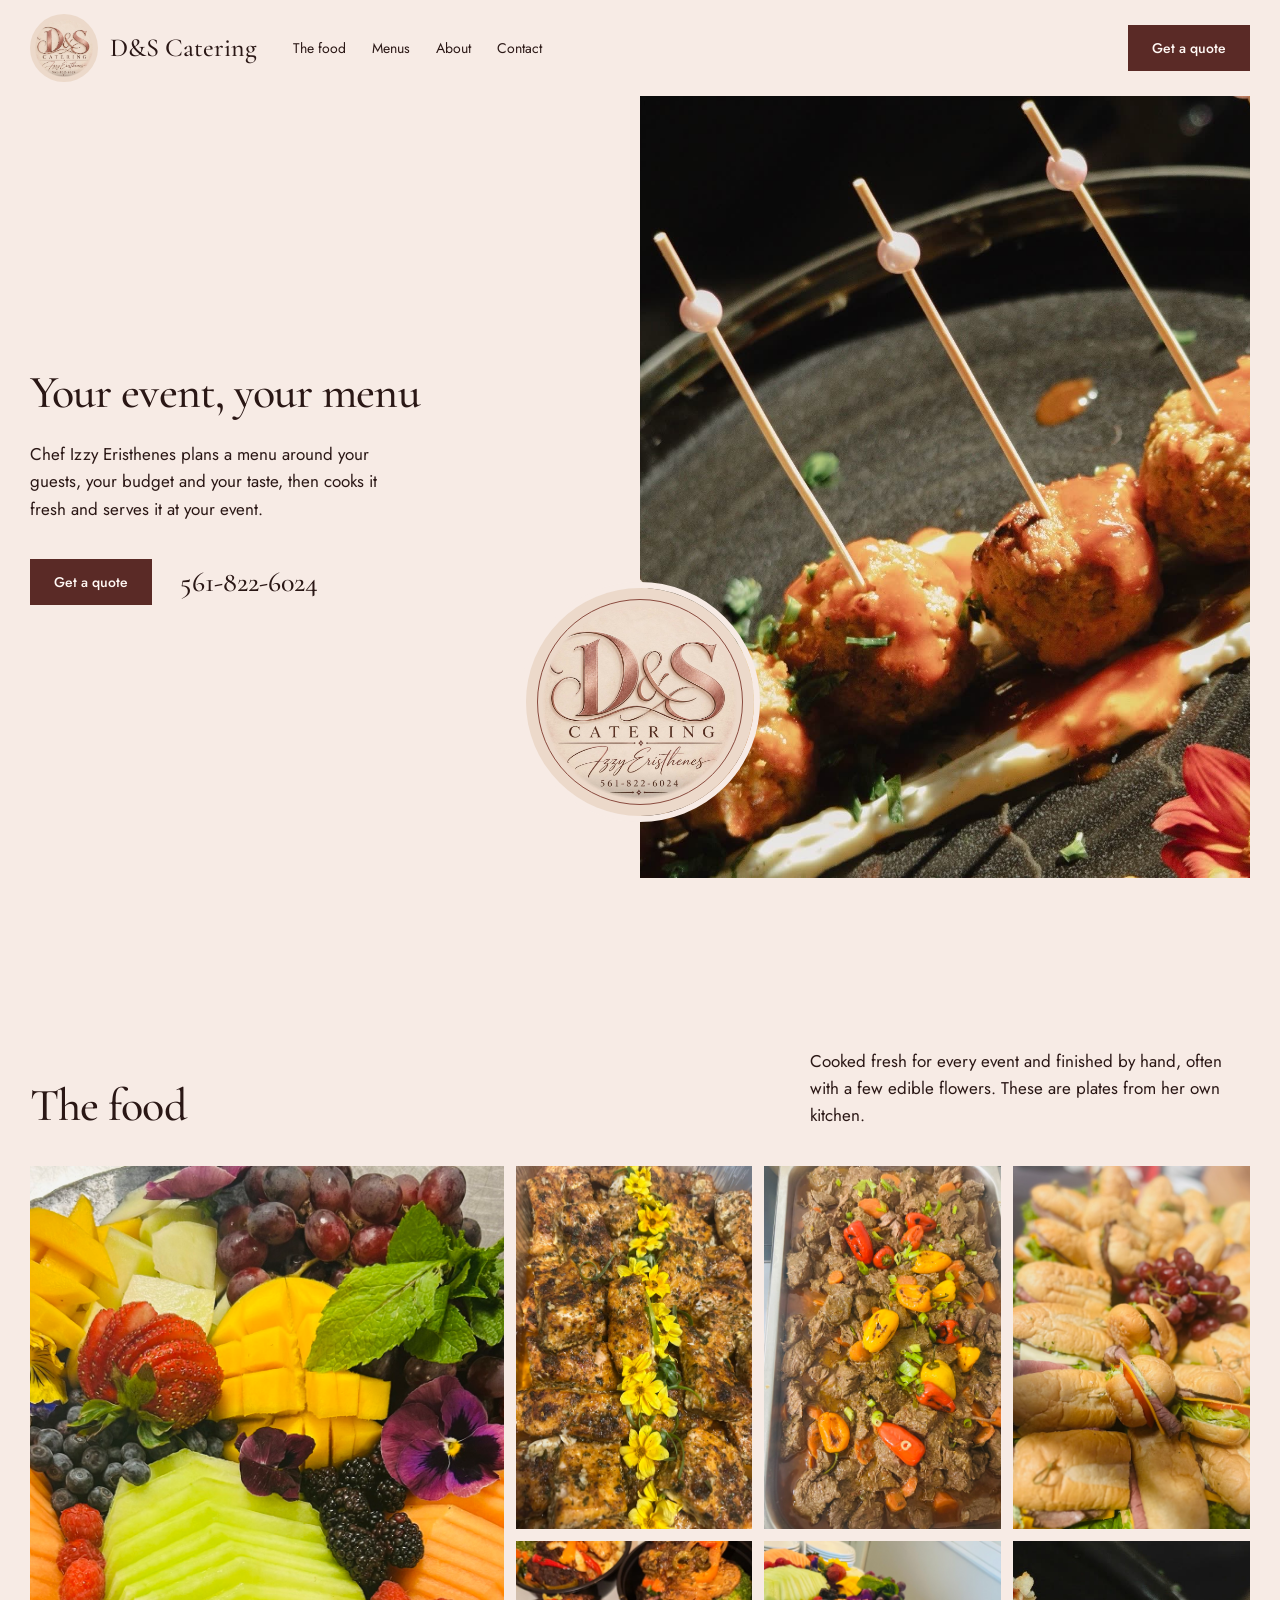
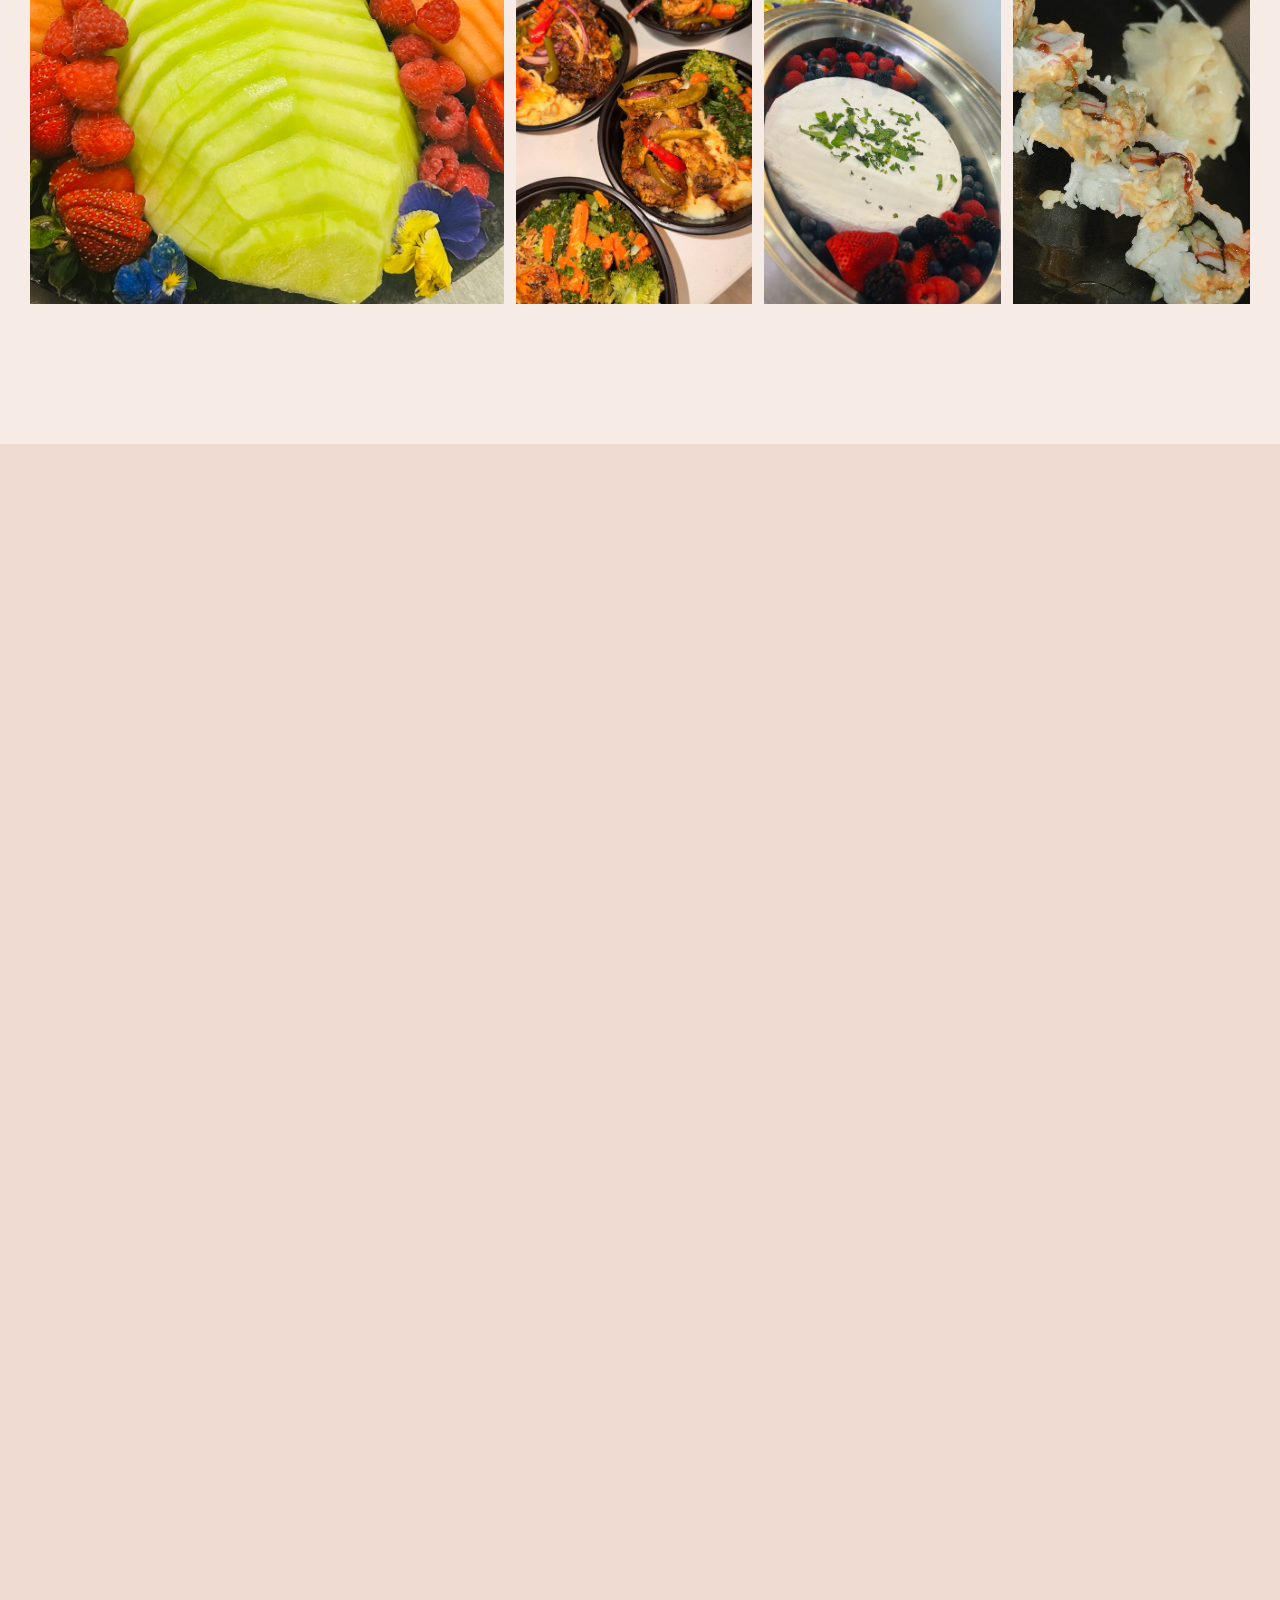
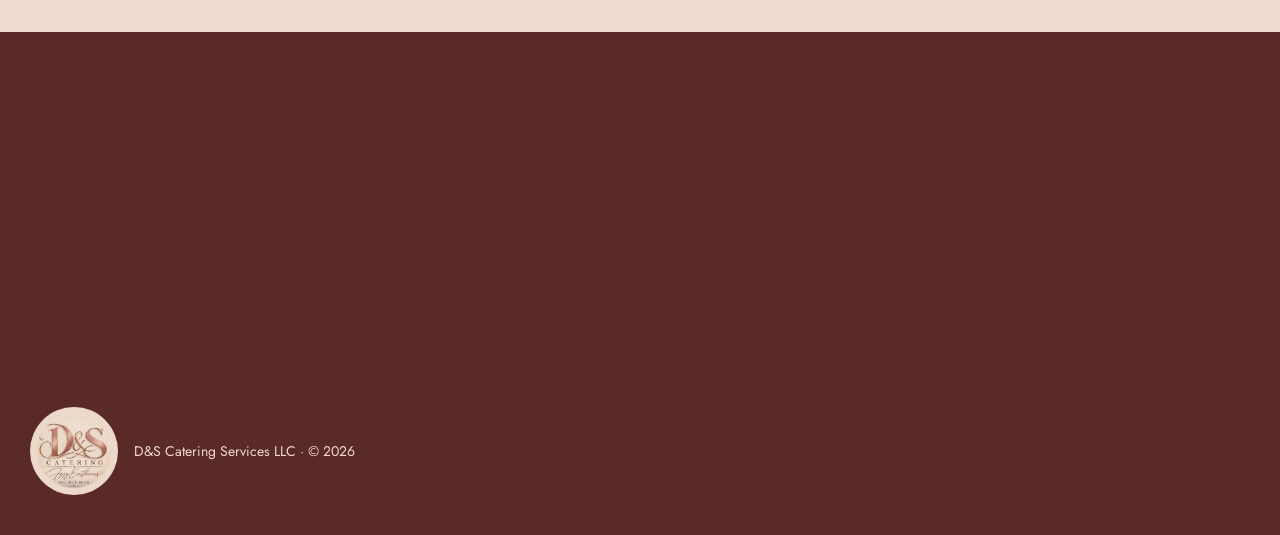
<file: index.html>
<!doctype html>
<html lang="en">
<head>
<meta charset="utf-8">
<meta name="viewport" content="width=device-width, initial-scale=1">
<meta name="robots" content="noindex, nofollow">
<title>D&amp;S Catering | Chef Izzy Eristhenes</title>
<meta name="description" content="D&amp;S Catering by Chef Izzy Eristhenes: custom menus for weddings, parties and office lunches. Call 561-822-6024.">
<meta property="og:title" content="D&amp;S Catering">
<meta property="og:description" content="Custom catering menus by Chef Izzy Eristhenes.">
<meta property="og:image" content="img/hero-meatballs.jpg">
<link rel="icon" href="img/logo.jpg?v=2">
<link rel="preconnect" href="https://fonts.googleapis.com">
<link rel="preconnect" href="https://fonts.gstatic.com" crossorigin>
<link href="https://fonts.googleapis.com/css2?family=Cormorant+Garamond:wght@500&family=Jost:wght@400;500&display=swap" rel="stylesheet">
<link rel="stylesheet" href="site.css">
<script>document.documentElement.classList.add('js')</script>
</head>
<body>

<header class="nav">
  <div class="left">
    <a class="brand" href="index.html" aria-label="D&amp;S Catering home"><img src="img/logo.jpg?v=2" width="900" height="900" alt="D&amp;S Catering logo"><span>D&amp;S Catering</span></a>
    <nav class="links" aria-label="Main">
      <a class="wide" href="#food">The food</a>
      <a href="#menus">Menus</a>
      <a href="about.html">About</a>
      <a class="wide" href="#contact">Contact</a>
    </nav>
  </div>
  <a class="btn" href="#contact">Get a quote</a>
</header>

<main id="top">
  <section class="hero" aria-label="Introduction">
    <div class="hero-copy">
      <h1 class="rise">Your event, your menu</h1>
      <p class="rise">Chef Izzy Eristhenes plans a menu around your guests, your budget and your taste, then cooks it fresh and serves it at your event.</p>
      <div class="ctas rise">
        <a class="btn" href="#contact">Get a quote</a>
        <a class="tel" href="tel:+15618226024">561-822-6024</a>
      </div>
    </div>
    <div class="shot">
      <div class="frames" id="crossfade">
        <img class="on" src="img/hero-meatballs.jpg" width="1066" height="1332" alt="Honey sriracha meatball skewers on a dark platter with edible flowers" fetchpriority="high">
        <img src="img/hero-shrimp.jpg" width="966" height="1207" alt="Creamy shrimp pasta topped with pink carnations" loading="lazy">
        <img src="img/hero-mac.jpg" width="1032" height="1290" alt="Baked mac and cheese crowned with orange flowers" loading="lazy">
      </div>
      <img class="seal" src="img/logo.jpg?v=2" width="900" height="900" alt="D&amp;S Catering, Izzy Eristhenes, 561-822-6024">
    </div>
  </section>

  <section class="food" id="food" aria-labelledby="food-h">
    <div class="top">
      <h2 id="food-h" class="rise">The food</h2>
      <p class="rise">Cooked fresh for every event and finished by hand, often with a few edible flowers. These are plates from her own kitchen.</p>
    </div>
    <div class="mosaic">
      <div class="big rise"><img src="img/fruit-platter.jpg" width="1312" height="1600" alt="Fruit platter with melon, berries, mango and edible pansies" loading="lazy"></div>
      <div class="rise"><img src="img/salmon-yellow.jpg" width="1200" height="1600" alt="Blackened salmon fillets lined with yellow flowers" loading="lazy"></div>
      <div class="rise"><img src="img/beef-peppers.jpg" width="1200" height="1600" alt="Beef tips with roasted sweet peppers" loading="lazy"></div>
      <div class="rise"><img src="img/sandwiches.jpg" width="1200" height="1600" alt="Sandwich platter with grapes" loading="lazy"></div>
      <div class="rise"><img src="img/bowls-close.jpg" width="1200" height="1600" alt="Bowls of chicken with peppers, greens and carrots" loading="lazy"></div>
      <div class="rise"><img src="img/dip-berries.jpg" width="1200" height="1600" alt="Herb dip in a silver dish ringed with fresh berries" loading="lazy"></div>
      <div class="rise"><img src="img/sushi.jpg" width="824" height="658" alt="Sushi roll with spicy mayo and pickled ginger" loading="lazy"></div>
    </div>
  </section>

  <section class="menus" id="menus" aria-labelledby="menus-h">
    <div class="top">
      <h2 id="menus-h" class="rise">Any menu, built around you</h2>
      <p class="rise">Tell Izzy how many guests, what you want to spend and any allergies or diets, and she writes a menu that fits. These three are a starting point: order one as written, swap a dish, or ask for something that isn&rsquo;t on any of them.</p>
    </div>
    <div class="cards">
      <a class="card rise" data-ui href="img/menu-packages.jpg" target="_blank" rel="noopener">
        <span class="sheet"><img src="img/menu-packages.jpg" width="1158" height="1500" alt="D&amp;S signature catering menu: sandwich and pasta package, Caribbean-inspired chicken buffet, blackened chicken bowl buffet" loading="lazy"></span>
        <span class="name">Catering packages</span>
        <span class="price">$20 to $28 per person</span>
      </a>
      <a class="card rise" data-ui href="img/menu-bowls.jpg" target="_blank" rel="noopener">
        <span class="sheet"><img src="img/menu-bowls.jpg" width="994" height="1500" alt="D&amp;S signature bowls and chef's entrées menu" loading="lazy"></span>
        <span class="name">Signature bowls and entrées</span>
        <span class="price">$12 to $16 each</span>
      </a>
      <a class="card rise" data-ui href="img/menu-boxes.jpg" target="_blank" rel="noopener">
        <span class="sheet"><img src="img/menu-boxes.jpg" width="1171" height="1500" alt="D&amp;S special menu: breakfast and lunch or dinner boxes" loading="lazy"></span>
        <span class="name">Breakfast, lunch and dinner</span>
        <span class="price">$11 and $15 each</span>
      </a>
    </div>
    <p class="ask rise">Want something you don&rsquo;t see here? Just ask. Izzy will build it into your menu.</p>
    <a class="btn rise" href="#contact">Get a quote</a>
  </section>

  <section class="contact" id="contact" aria-labelledby="contact-h">
    <div class="row">
      <div>
        <h2 id="contact-h" class="rise">Tell Izzy about your event</h2>
        <p class="rise">Send the date, how many guests and what you&rsquo;re craving. Izzy will get back to you with a menu and a price.</p>
      </div>
      <div class="side rise">
        <a class="tel" href="tel:+15618226024">561-822-6024</a>
        <a class="mail link" href="mailto:dscatering09@gmail.com">dscatering09@gmail.com</a>
        <div class="ctas">
          <a class="btn" href="sms:+15618226024">Text Izzy</a>
          <a class="btn" href="mailto:dscatering09@gmail.com?subject=Catering%20quote&amp;body=Hi%20Izzy%2C%0A%0AEvent%20date%3A%20%0AGuests%3A%20%0AWhat%20we%20have%20in%20mind%3A%20">Email Izzy</a>
        </div>
      </div>
    </div>
    <footer class="foot"><img src="img/logo.jpg?v=2" width="900" height="900" alt="D&amp;S Catering logo" loading="lazy"><span>D&amp;S Catering Services LLC &middot; &copy; 2026</span></footer>
  </section>
</main>

<script src="site.js"></script>
</body>
</html>
</file>
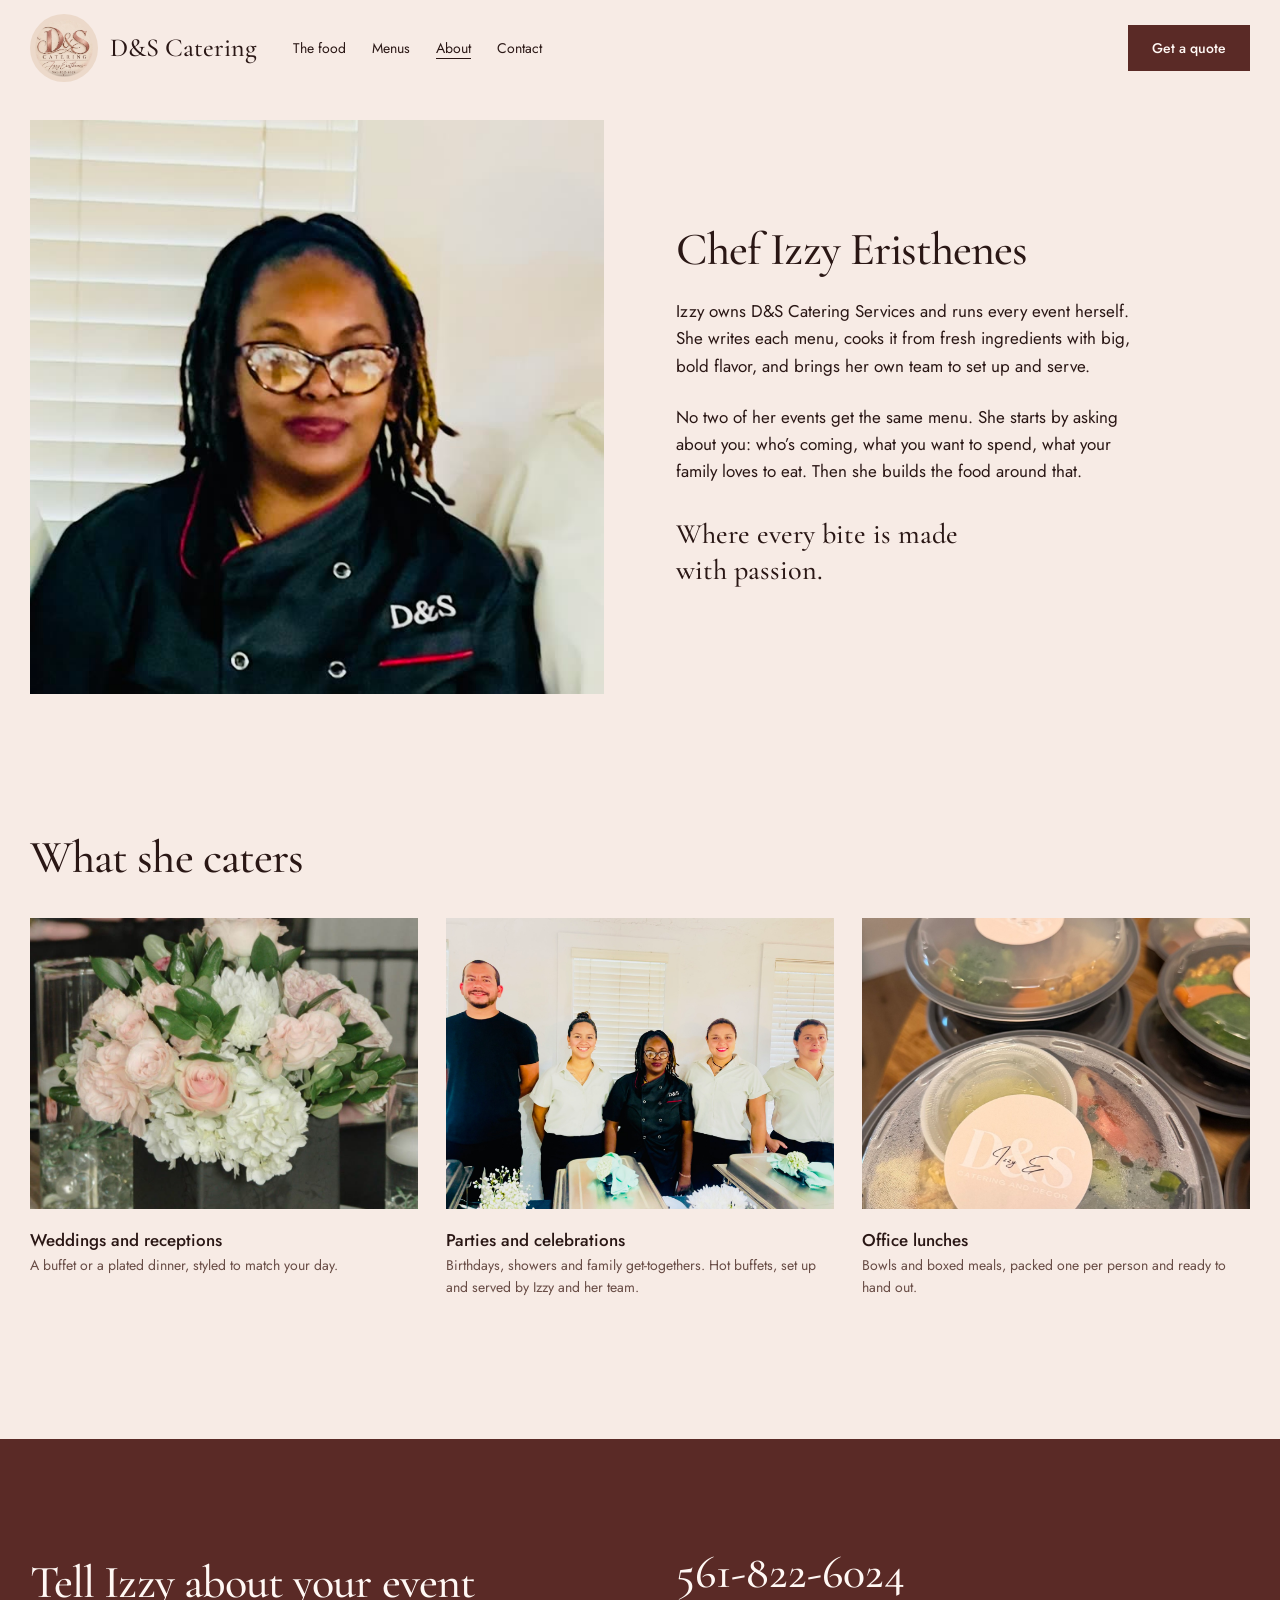
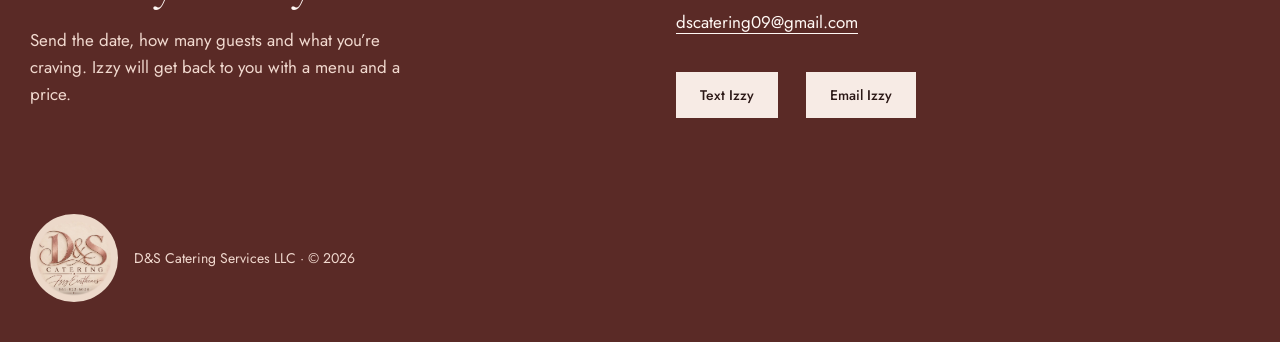
<file: about.html>
<!doctype html>
<html lang="en">
<head>
<meta charset="utf-8">
<meta name="viewport" content="width=device-width, initial-scale=1">
<meta name="robots" content="noindex, nofollow">
<title>About Chef Izzy | D&amp;S Catering</title>
<meta name="description" content="Chef Izzy Eristhenes owns and runs D&amp;S Catering Services: weddings, parties and office lunches, each with its own menu.">
<meta property="og:title" content="About Chef Izzy | D&amp;S Catering">
<meta property="og:description" content="Chef Izzy Eristhenes owns and runs D&amp;S Catering Services.">
<meta property="og:image" content="img/team.jpg">
<link rel="icon" href="img/logo.jpg?v=2">
<link rel="preconnect" href="https://fonts.googleapis.com">
<link rel="preconnect" href="https://fonts.gstatic.com" crossorigin>
<link href="https://fonts.googleapis.com/css2?family=Cormorant+Garamond:wght@500&family=Jost:wght@400;500&display=swap" rel="stylesheet">
<link rel="stylesheet" href="site.css">
<script>document.documentElement.classList.add('js')</script>
</head>
<body>

<header class="nav">
  <div class="left">
    <a class="brand" href="index.html" aria-label="D&amp;S Catering home"><img src="img/logo.jpg?v=2" width="900" height="900" alt="D&amp;S Catering logo"><span>D&amp;S Catering</span></a>
    <nav class="links" aria-label="Main">
      <a class="wide" href="index.html#food">The food</a>
      <a href="index.html#menus">Menus</a>
      <a href="about.html" aria-current="page">About</a>
      <a class="wide" href="#contact">Contact</a>
    </nav>
  </div>
  <a class="btn" href="#contact">Get a quote</a>
</header>

<main id="top">
  <section class="who" aria-labelledby="who-h">
    <img class="portrait rise" src="img/izzy.jpg" width="700" height="700" alt="Chef Izzy Eristhenes in her black D&amp;S chef coat">
    <div class="copy">
      <h1 id="who-h" class="rise">Chef Izzy Eristhenes</h1>
      <p class="rise">Izzy owns D&amp;S Catering Services and runs every event herself. She writes each menu, cooks it from fresh ingredients with big, bold flavor, and brings her own team to set up and serve.</p>
      <p class="rise">No two of her events get the same menu. She starts by asking about you: who&rsquo;s coming, what you want to spend, what your family loves to eat. Then she builds the food around that.</p>
      <p class="motto rise">Where every bite is made with passion.</p>
    </div>
  </section>

  <section class="caters" aria-labelledby="caters-h">
    <h2 id="caters-h" class="rise">What she caters</h2>
    <div class="kinds">
      <figure class="rise">
        <img src="img/centerpiece.jpg" width="948" height="1264" alt="Pink and white flower centerpiece on a reception table" loading="lazy">
        <figcaption><span class="name">Weddings and receptions</span><span class="line">A buffet or a plated dinner, styled to match your day.</span></figcaption>
      </figure>
      <figure class="rise">
        <img src="img/team.jpg" width="1600" height="1130" alt="Chef Izzy with four servers at a buffet" loading="lazy">
        <figcaption><span class="name">Parties and celebrations</span><span class="line">Birthdays, showers and family get-togethers. Hot buffets, set up and served by Izzy and her team.</span></figcaption>
      </figure>
      <figure class="rise">
        <img src="img/meal-boxes.jpg" width="1200" height="1600" alt="Individually packed meal bowls with D&amp;S labels" loading="lazy">
        <figcaption><span class="name">Office lunches</span><span class="line">Bowls and boxed meals, packed one per person and ready to hand out.</span></figcaption>
      </figure>
    </div>
  </section>

  <section class="contact" id="contact" aria-labelledby="contact-h">
    <div class="row">
      <div>
        <h2 id="contact-h" class="rise">Tell Izzy about your event</h2>
        <p class="rise">Send the date, how many guests and what you&rsquo;re craving. Izzy will get back to you with a menu and a price.</p>
      </div>
      <div class="side rise">
        <a class="tel" href="tel:+15618226024">561-822-6024</a>
        <a class="mail link" href="mailto:dscatering09@gmail.com">dscatering09@gmail.com</a>
        <div class="ctas">
          <a class="btn" href="sms:+15618226024">Text Izzy</a>
          <a class="btn" href="mailto:dscatering09@gmail.com?subject=Catering%20quote&amp;body=Hi%20Izzy%2C%0A%0AEvent%20date%3A%20%0AGuests%3A%20%0AWhat%20we%20have%20in%20mind%3A%20">Email Izzy</a>
        </div>
      </div>
    </div>
    <footer class="foot"><img src="img/logo.jpg?v=2" width="900" height="900" alt="D&amp;S Catering logo" loading="lazy"><span>D&amp;S Catering Services LLC &middot; &copy; 2026</span></footer>
  </section>
</main>

<script src="site.js"></script>
</body>
</html>
</file>
<file: site.css>
:root{
  --bg:#f7ebe5;--surface:#efdbd1;--ink:#2a1715;--muted:#684c45;--accent:#5a2a26;--accent-ink:#fff8f4;--rose:#8a4b3f;
  --display:"Cormorant Garamond",Georgia,serif;--text:"Jost",system-ui,sans-serif;
  --s1:14px;--s2:17px;--s3:clamp(24px,2.2vw,32px);--s4:clamp(34px,3.6vw,52px);
  --m:30px;--ease:cubic-bezier(.2,.7,.2,1);
}
*{box-sizing:border-box;margin:0;padding:0}
html{background:var(--bg);scroll-behavior:smooth}
body{background:var(--bg);color:var(--ink);font-family:var(--text);font-size:var(--s2);line-height:1.6;-webkit-font-smoothing:antialiased;overflow-x:clip}
img{display:block;max-width:100%}
a{color:inherit}
h1,h2{font-family:var(--display);font-weight:500;letter-spacing:-.02em;line-height:1.04;font-size:var(--s4)}
:focus-visible{outline:2px solid var(--rose);outline-offset:3px}
::selection{background:var(--accent);color:var(--accent-ink)}
.btn{display:inline-flex;align-items:center;justify-content:center;font:500 var(--s1)/1 var(--text);text-decoration:none;background:var(--accent);color:var(--accent-ink);padding:16px 24px;transition:transform .2s var(--ease),background .2s}
.btn:hover{background:#7a3c35}
.btn:active{transform:scale(.97)}
.link{text-decoration:underline;text-underline-offset:5px;transition:color .2s}
.link:hover{color:var(--rose)}

/* nav */
.nav{display:flex;justify-content:space-between;align-items:center;padding:14px var(--m);font-size:var(--s1)}
.nav .left{display:flex;align-items:center;gap:36px}
.brand{display:flex;align-items:center;gap:12px;text-decoration:none}
.brand img{width:68px;height:68px;border-radius:50%}
.brand span{font-family:var(--display);font-size:26px;font-weight:500}
.nav .links{display:flex;gap:26px}
.nav .links a{text-decoration:none}
.nav .links a:hover,.nav .links a[aria-current]{text-decoration:underline;text-underline-offset:5px}

/* home: hero */
.hero{display:grid;grid-template-columns:1fr 1fr;padding:0 var(--m) var(--m);height:calc(100svh - 88px);min-height:600px;max-height:860px}
.hero-copy{display:flex;flex-direction:column;justify-content:center;padding-right:150px}
.hero p{margin-top:24px;max-width:38ch}
.ctas{display:flex;align-items:center;gap:28px;margin-top:36px;flex-wrap:wrap}
.tel{font-family:var(--display);font-size:var(--s3);text-decoration:none;line-height:1;font-weight:500}
.shot{position:relative}
.frames{position:absolute;inset:0;overflow:hidden}
.frames img{position:absolute;inset:0;width:100%;height:100%;object-fit:cover;opacity:0;transition:opacity 1.6s ease}
.frames img.on{opacity:1}
.seal{position:absolute;left:-120px;bottom:56px;width:240px;height:240px;border-radius:50%;border:6px solid var(--bg);outline:1.5px solid var(--rose);outline-offset:-18px}

/* home: food */
.food{padding:140px var(--m) 0}
.top{display:flex;justify-content:space-between;align-items:end;gap:40px;margin-bottom:36px}
.top p{max-width:44ch}
.mosaic{display:grid;grid-template-columns:2fr 1fr 1fr 1fr;grid-template-rows:1fr 1fr;gap:12px;height:min(82vh,760px)}
.mosaic div{overflow:hidden}
.mosaic .big{grid-row:1/3}
.mosaic img{width:100%;height:100%;object-fit:cover;transition:transform .6s var(--ease)}
.mosaic div:hover img{transform:scale(1.04)}

/* home: menus */
.menus{margin-top:140px;padding:120px var(--m);background:var(--surface)}
.cards{display:grid;grid-template-columns:repeat(3,1fr);gap:28px}
.card{display:block;text-decoration:none}
.card .sheet{display:block;overflow:hidden;aspect-ratio:10/13}
.card img{width:100%;height:100%;object-fit:cover;object-position:top;transition:transform .6s var(--ease)}
.card:hover img{transform:scale(1.02)}
.card .name{display:block;margin-top:18px;font-weight:500}
.card .price{display:block;color:var(--muted);font-size:var(--s1)}
.ask{margin-top:56px;font-family:var(--display);font-size:var(--s3);line-height:1.25;font-weight:500;max-width:30ch}
.ask + .btn{margin-top:24px}

/* about */
.who{display:grid;grid-template-columns:1fr 1fr;gap:72px;align-items:center;padding:24px var(--m) 0}
.who .portrait{width:100%;height:auto;aspect-ratio:1;object-fit:cover}
.who p{margin-top:24px;max-width:46ch}
.who .motto{font-family:var(--display);font-size:var(--s3);line-height:1.25;font-weight:500;margin-top:32px;max-width:24ch}
.caters{padding:140px var(--m)}
.caters h2{margin-bottom:36px}
.kinds{display:grid;grid-template-columns:repeat(3,1fr);gap:28px}
.kinds img{width:100%;height:auto;aspect-ratio:4/3;object-fit:cover}
.kinds .name{display:block;margin-top:18px;font-weight:500}
.kinds .line{display:block;color:var(--muted);font-size:var(--s1)}

/* contact */
.contact{background:var(--accent);color:var(--accent-ink);padding:110px var(--m) 40px}
.contact .row{display:grid;grid-template-columns:1fr 1fr;gap:72px;align-items:center}
.contact p{margin-top:20px;max-width:40ch;color:#f1d9cf}
.contact .tel{font-size:var(--s4);display:block}
.contact .mail{display:block;margin-top:14px;font-size:var(--s2)}
.contact .ctas .btn{background:var(--bg);color:var(--ink)}
.contact .ctas .btn:hover{background:#fff}
.foot{display:flex;align-items:center;gap:16px;margin-top:96px;font-size:var(--s1);color:#f1d9cf}
.foot img{width:88px;height:88px;border-radius:50%}

.js .rise{opacity:0;transform:translateY(24px);transition:opacity .8s var(--ease),transform .8s var(--ease)}
.js .rise.in{opacity:1;transform:none}

@media (max-width:900px){
  :root{--m:16px}
  .brand span,.nav .links .wide{display:none}
  .brand img{width:56px;height:56px}
  .nav .left{gap:18px}
  .nav .links{gap:18px}
  .nav .btn{padding:14px 16px}
  .hero{display:flex;flex-direction:column-reverse;height:auto;min-height:0;max-height:none;padding-bottom:0}
  .shot{aspect-ratio:4/5;max-height:56svh;width:100%}
  .seal{left:16px;bottom:-84px;width:168px;height:168px;border-width:5px;outline-offset:-14px}
  .hero-copy{padding:116px 0 0}
  .food{padding-top:96px}
  .top{display:block}
  .top p{margin-top:16px}
  .mosaic{grid-template-columns:1fr 1fr;grid-template-rows:auto;height:auto;gap:8px}
  .mosaic .big{grid-row:auto;grid-column:1/3;aspect-ratio:4/3}
  .mosaic div{aspect-ratio:1}
  .menus{margin-top:96px;padding:88px var(--m)}
  .cards{grid-template-columns:1fr;gap:40px}
  .ask{margin-top:48px}
  .who{display:block;padding-top:8px}
  .who .copy{margin-top:36px}
  .caters{padding:96px var(--m)}
  .kinds{grid-template-columns:1fr;gap:36px}
  .contact{padding-top:88px}
  .contact .row{display:block}
  .contact .side{margin-top:40px}
  .foot{margin-top:72px}
}
@media (prefers-reduced-motion:reduce){
  html{scroll-behavior:auto}
  .frames img{transition:none}
  .js .rise{opacity:1;transform:none;transition:none}
}
</file>
